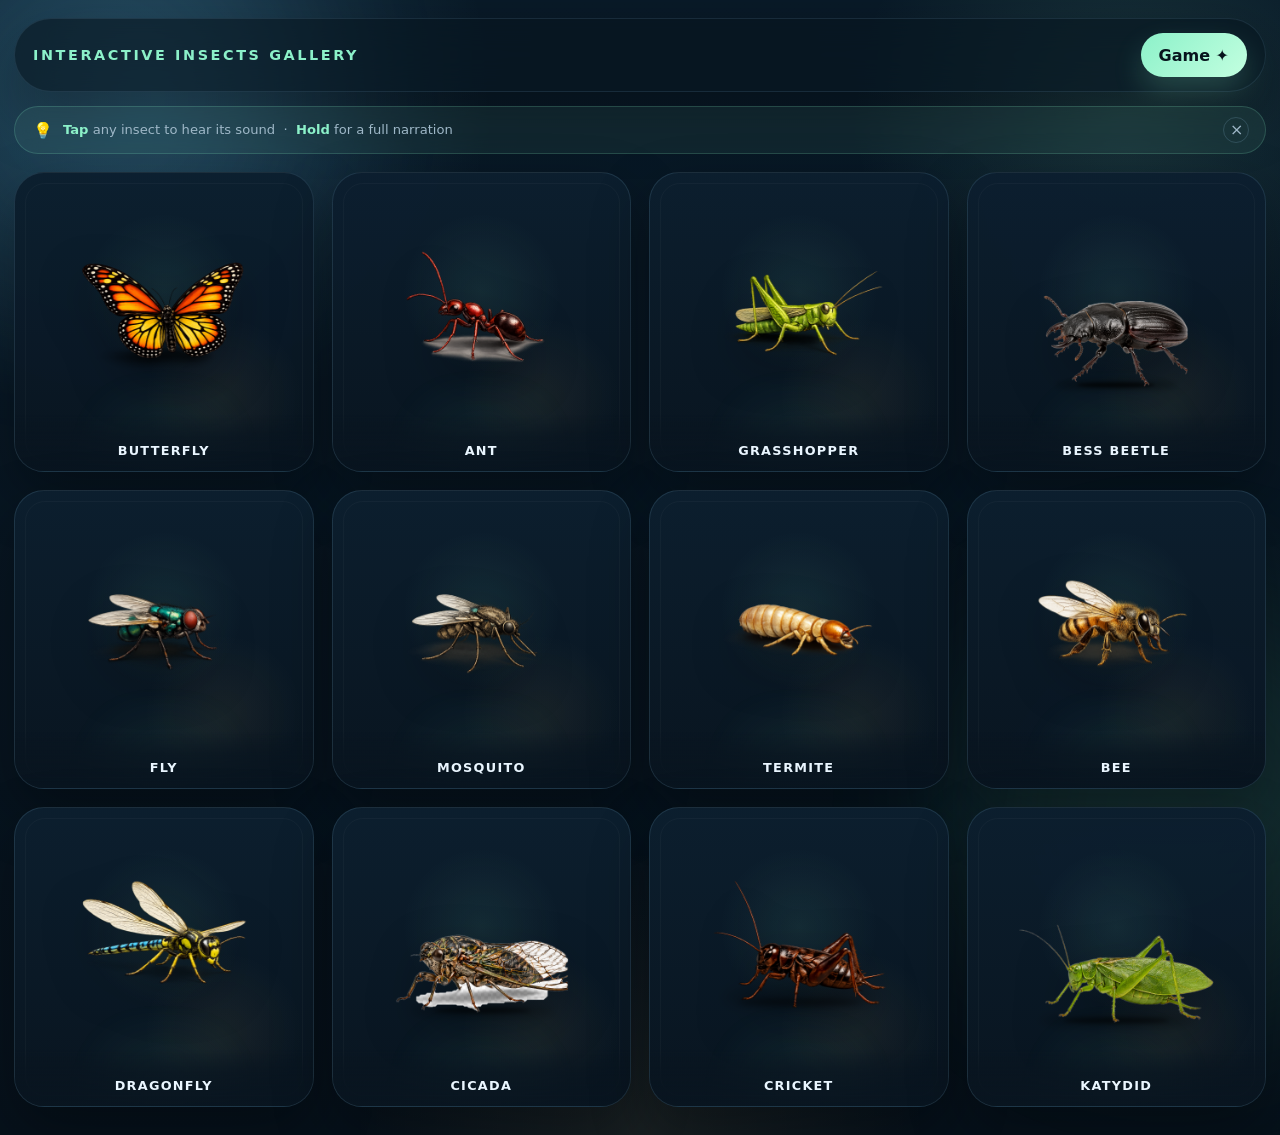
<file: index.html>
<!DOCTYPE html>
<html lang="en">
<head>
  <meta charset="UTF-8" />
  <meta name="viewport" content="width=device-width, initial-scale=1.0" />
  <title>Bio Lab Insects</title>
  <meta name="description" content="Interactive insect gallery for a university bio lab." />
  <link rel="stylesheet" href="css/styles.css" />
</head>
<body>
  <div class="app-shell">
    <header class="topbar">
      <div class="brand">Interactive Insects Gallery</div>

      <div class="topbar-actions">
        <a class="quiz-link" href="quiz.html">Game ✦</a>
      </div>
    </header>

    <main class="gallery-wrap">
      <div id="insect-grid" class="insect-grid" aria-label="Interactive insect gallery"></div>
    </main>
  </div>

  <div id="sr-status" class="sr-only" aria-live="polite"></div>

  <script src="js/insects.js"></script>
  <script src="js/app.js"></script>
</body>
</html>
</file>
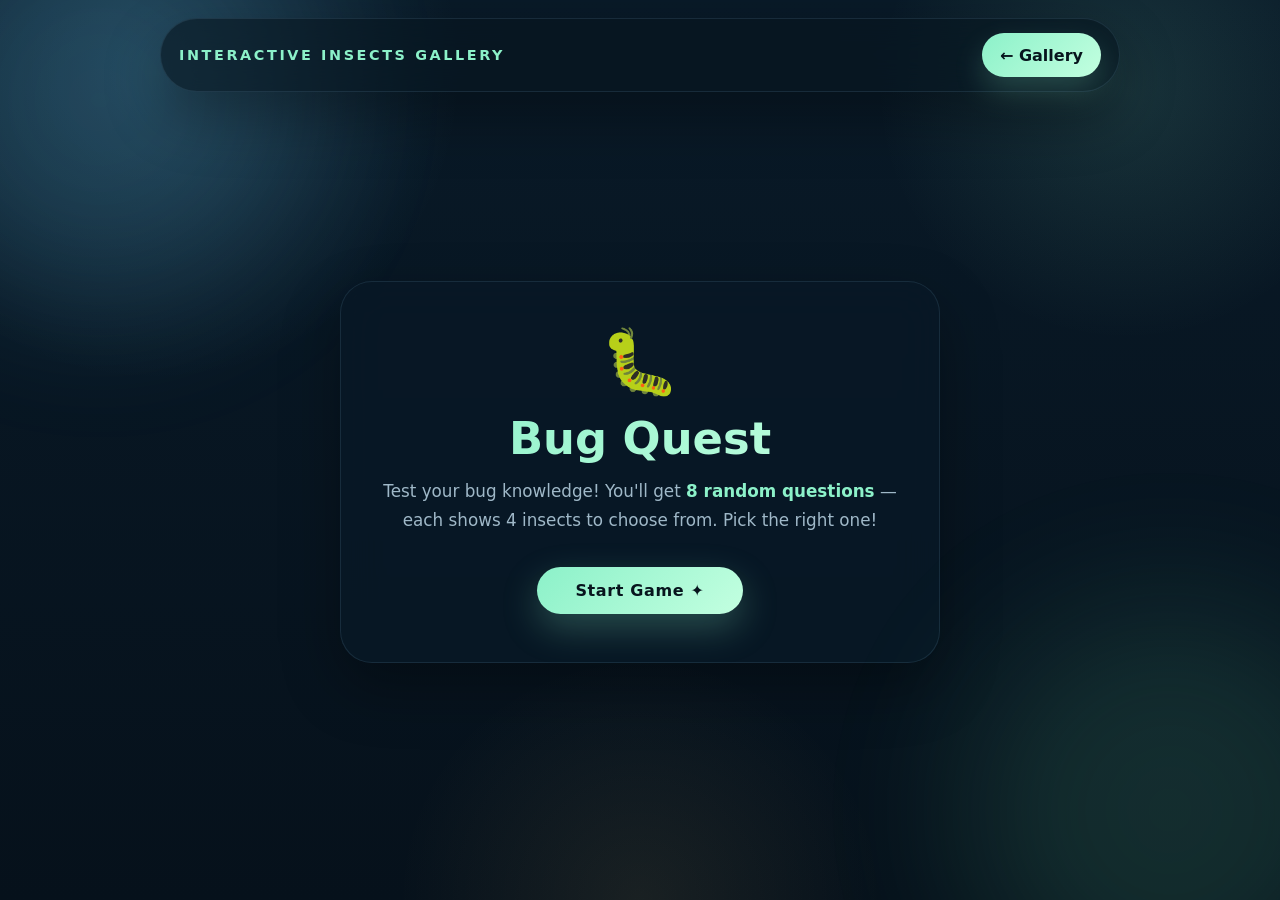
<file: quiz.html>
<!DOCTYPE html>
<html lang="en">
<head>
  <meta charset="UTF-8" />
  <meta name="viewport" content="width=device-width, initial-scale=1.0" />
  <title>Insect Quiz — Bio Lab</title>
  <link rel="stylesheet" href="css/styles.css" />
  <style>
    /* ── Layout shell ──────────────────────────────────── */
    .quiz-page {
      min-height: 100vh;
      display: flex;
      flex-direction: column;
      align-items: center;
      padding: 0 14px 48px;
    }

    /* ── Splash ────────────────────────────────────────── */
    #splash {
      flex: 1;
      display: flex;
      align-items: center;
      justify-content: center;
      width: 100%;
    }

    .splash-panel {
      width: min(600px, 100%);
      padding: 48px 42px;
      border-radius: 32px;
      text-align: center;
      background: rgba(8, 25, 38, 0.88);
      border: 1px solid var(--line);
      backdrop-filter: blur(22px);
      -webkit-backdrop-filter: blur(22px);
      box-shadow: var(--shadow);
      animation: fadeUp 0.5s ease both;
    }

    .splash-panel .emoji-big { font-size: 4rem; line-height: 1; margin-bottom: 18px; }

    .splash-panel h1 {
      margin: 0 0 12px;
      font-size: clamp(2rem, 5vw, 2.8rem);
      background: linear-gradient(135deg, var(--accent), #c3ffe0);
      -webkit-background-clip: text;
      background-clip: text;
      -webkit-text-fill-color: transparent;
    }

    .splash-panel p { margin: 0 0 32px; color: var(--muted); font-size: 1.05rem; line-height: 1.7; }

    .btn-start {
      display: inline-flex;
      align-items: center;
      gap: 10px;
      padding: 14px 38px;
      border-radius: 999px;
      border: none;
      font-family: inherit;
      font-size: 1rem;
      font-weight: 700;
      letter-spacing: 0.04em;
      cursor: pointer;
      color: #07141d;
      background: linear-gradient(135deg, var(--accent), #c3ffe0);
      box-shadow: 0 14px 36px rgba(140, 241, 201, 0.25);
      transition: transform 180ms ease, box-shadow 180ms ease;
    }
    .btn-start:hover { transform: translateY(-2px); box-shadow: 0 20px 44px rgba(140, 241, 201, 0.32); }

    /* ── Active quiz area ──────────────────────────────── */
    #quiz-area {
      display: none;
      width: min(960px, 100%);
      margin-top: 30px;
      animation: fadeUp 0.4s ease both;
    }

    /* Progress bar */
    .progress-wrap { display: flex; align-items: center; gap: 14px; margin-bottom: 22px; }

    .progress-track {
      flex: 1;
      height: 7px;
      background: rgba(143, 194, 226, 0.12);
      border-radius: 999px;
      overflow: hidden;
    }

    .progress-fill {
      height: 100%;
      background: linear-gradient(90deg, var(--accent), var(--accent-2));
      border-radius: 999px;
      transition: width 0.4s cubic-bezier(0.34, 1.56, 0.64, 1);
    }

    .progress-label {
      font-size: 0.82rem;
      font-weight: 700;
      letter-spacing: 0.1em;
      color: var(--muted);
      white-space: nowrap;
    }

    /* ── FIX 4 — Question card: better wrapping layout ── */
    .question-card {
      padding: 28px 32px 26px;
      border-radius: 28px;
      background: rgba(8, 25, 38, 0.88);
      border: 1px solid var(--line);
      backdrop-filter: blur(22px);
      -webkit-backdrop-filter: blur(22px);
      box-shadow: var(--shadow);
      margin-bottom: 22px;
      animation: fadeUp 0.35s ease both;
    }

    .q-meta {
      display: flex;
      align-items: flex-start; /* top-align so badge doesn't stretch on long text */
      gap: 12px;
      margin-bottom: 20px;
    }

    .q-badge {
      display: inline-flex;
      align-items: center;
      justify-content: center;
      width: 34px;
      height: 34px;
      border-radius: 50%;
      background: linear-gradient(135deg, var(--accent), #c3ffe0);
      color: #07141d;
      font-size: 0.82rem;
      font-weight: 800;
      flex-shrink: 0;
      margin-top: 2px; /* optical alignment with first text line */
    }

    .q-text {
      margin: 0;
      font-size: clamp(1rem, 2vw, 1.18rem);
      font-weight: 600;
      color: var(--text);
      line-height: 1.55;
    }

    /* ── Image choices grid ────────────────────────────── */
    .choices-grid {
      display: grid;
      grid-template-columns: repeat(4, 1fr);
      gap: 14px;
    }

    .choice-btn {
      position: relative;
      aspect-ratio: 1 / 1;
      display: flex;
      flex-direction: column;
      align-items: center;
      justify-content: flex-end;
      padding: 0 0 14px;
      overflow: hidden;
      border-radius: 22px;
      border: 2px solid rgba(143, 194, 226, 0.14);
      background:
        radial-gradient(circle at 50% 40%, rgba(140, 241, 201, 0.06), transparent 50%),
        linear-gradient(180deg, rgba(12, 31, 47, 0.98), rgba(9, 21, 32, 0.98));
      cursor: pointer;
      transition: transform 180ms ease, border-color 180ms ease, box-shadow 180ms ease;
      -webkit-user-select: none;
      user-select: none;
      isolation: isolate;
    }

    .choice-btn:hover:not(:disabled) {
      transform: translateY(-4px);
      border-color: var(--line-strong);
      box-shadow: 0 18px 40px rgba(0, 0, 0, 0.34);
    }

    .choice-btn:focus-visible {
      outline: 3px solid rgba(121, 215, 255, 0.5);
      outline-offset: 3px;
    }

    .choice-btn img {
      position: absolute;
      inset: 0;
      width: 100%;
      height: 100%;
      object-fit: contain;
      padding: 14px 14px 42px;
      pointer-events: none;
      transition: transform 200ms ease, filter 200ms ease;
      filter: drop-shadow(0 10px 16px rgba(0, 0, 0, 0.3));
    }

    .choice-btn:hover:not(:disabled) img { transform: scale(1.06); }

    /* FIX 1 (quiz) — insect name label sits in its own gradient area */
    .choice-label {
      position: relative;
      z-index: 2;
      width: 100%;
      padding: 0 6px;
      text-align: center;
      font-size: 0.75rem;
      font-weight: 700;
      letter-spacing: 0.06em;
      text-transform: uppercase;
      color: var(--muted);
      transition: color 180ms ease;
      white-space: nowrap;
      overflow: hidden;
      text-overflow: ellipsis;
    }

    .choice-btn:hover:not(:disabled) .choice-label { color: var(--text); }

    /* ── Feedback overlay ──────────────────────────────── */
    .feedback-overlay {
      position: absolute;
      inset: 0;
      display: flex;
      flex-direction: column;
      align-items: center;
      justify-content: center;
      gap: 8px;
      border-radius: 20px;
      opacity: 0;
      transition: opacity 0.2s ease;
      z-index: 5;
      padding: 12px;
    }

    .choice-btn.correct .feedback-overlay { background: rgba(14, 58, 34, 0.78); opacity: 1; }
    .choice-btn.wrong   .feedback-overlay { background: rgba(80, 12, 12, 0.78); opacity: 1; }

    .choice-btn.correct { border-color: rgba(140, 241, 201, 0.75); box-shadow: 0 0 0 1px rgba(140, 241, 201, 0.3), 0 18px 40px rgba(140, 241, 201, 0.18); }
    .choice-btn.wrong   { border-color: rgba(255, 80, 80, 0.65);   box-shadow: 0 0 0 1px rgba(255, 80, 80, 0.2),  0 18px 40px rgba(255, 60, 60, 0.14); }

    .choice-btn.dim { opacity: 0.32; }
    .choice-btn:disabled { cursor: default; }

    /* FIX 6 — Feedback icon + insect name label inside overlay */
    .feedback-icon {
      font-size: 2.4rem;
      line-height: 1;
      display: inline-block;
      animation: popIn 0.35s cubic-bezier(0.34, 1.56, 0.64, 1) both;
    }

    .feedback-name {
      font-size: 0.72rem;
      font-weight: 800;
      letter-spacing: 0.08em;
      text-transform: uppercase;
      color: rgba(255, 255, 255, 0.92);
      text-align: center;
      animation: fadeUp 0.3s ease 0.1s both;
      line-height: 1.3;
    }

    /* ── FIX 5 — Quiz controls: better spacing + min touch size ─ */
    .quiz-controls {
      display: flex;
      align-items: center;
      justify-content: flex-end;
      gap: 10px;
      margin-top: 6px;
    }

    .btn-ghost {
      display: inline-flex;
      align-items: center;
      justify-content: center;
      gap: 7px;
      min-height: 44px;          /* FIX 5: proper touch target */
      padding: 0 22px;
      border-radius: 999px;
      border: 1px solid var(--line-strong);
      background: transparent;
      font-family: inherit;
      font-size: 0.85rem;
      font-weight: 700;
      letter-spacing: 0.06em;
      color: var(--muted);
      cursor: pointer;
      transition: color 160ms ease, border-color 160ms ease, background 160ms ease;
    }

    .btn-ghost:hover { color: var(--text); border-color: rgba(143, 194, 226, 0.45); background: rgba(255, 255, 255, 0.04); }

    .btn-abort { color: rgba(255, 100, 100, 0.7); border-color: rgba(255, 80, 80, 0.22); }
    .btn-abort:hover { color: #ff7070; border-color: rgba(255, 80, 80, 0.5); background: rgba(255, 60, 60, 0.06); }

    /* Divider between controls */
    .controls-divider {
      width: 1px;
      height: 20px;
      background: var(--line-strong);
      flex-shrink: 0;
    }

    /* ── Results ───────────────────────────────────────── */
    #results {
      display: none;
      flex: 1;
      align-items: center;
      justify-content: center;
      width: 100%;
    }

    .results-panel {
      width: min(560px, 100%);
      padding: 48px 42px;
      border-radius: 32px;
      text-align: center;
      background: rgba(8, 25, 38, 0.88);
      border: 1px solid var(--line);
      backdrop-filter: blur(22px);
      -webkit-backdrop-filter: blur(22px);
      box-shadow: var(--shadow);
      animation: fadeUp 0.5s ease both;
    }

    /* FIX 7 — Score circle: JS sets inline style directly, not CSS var */
    .score-circle {
      width: 130px;
      height: 130px;
      border-radius: 50%;
      margin: 0 auto 24px;
      display: flex;
      flex-direction: column;
      align-items: center;
      justify-content: center;
      /* JS will set .style.background directly */
      background: conic-gradient(var(--accent) 0deg, rgba(143, 194, 226, 0.1) 0deg);
      box-shadow: 0 0 0 6px rgba(8, 25, 38, 0.88), 0 0 0 8px rgba(140, 241, 201, 0.14);
    }

    .score-circle-inner {
      width: 96px;
      height: 96px;
      border-radius: 50%;
      background: rgba(8, 25, 38, 0.98);
      display: flex;
      flex-direction: column;
      align-items: center;
      justify-content: center;
    }

    .score-number { font-size: 2rem; font-weight: 800; color: var(--accent); line-height: 1; }
    .score-total  { font-size: 0.78rem; color: var(--muted); letter-spacing: 0.06em; }

    .results-panel h2   { margin: 0 0 8px; font-size: 1.6rem; }
    .result-msg         { margin: 0 0 32px; color: var(--muted); line-height: 1.7; }

    .results-actions {
      display: flex;
      gap: 12px;
      justify-content: center;
      flex-wrap: wrap;
    }

    /* ── Abort modal ───────────────────────────────────── */
    #abort-modal {
      display: none;
      position: fixed;
      inset: 0;
      background: rgba(3, 10, 18, 0.78);
      backdrop-filter: blur(8px);
      -webkit-backdrop-filter: blur(8px);
      z-index: 100;
      align-items: center;
      justify-content: center;
    }

    #abort-modal.open { display: flex; }

    .modal-box {
      width: min(400px, calc(100% - 32px));
      padding: 36px 32px;
      border-radius: 28px;
      background: rgba(8, 25, 38, 0.96);
      border: 1px solid var(--line-strong);
      box-shadow: 0 40px 80px rgba(0, 0, 0, 0.5);
      text-align: center;
      animation: fadeUp 0.3s ease both;
    }

    .modal-box h3 { margin: 0 0 10px; font-size: 1.3rem; }
    .modal-box p  { margin: 0 0 28px; color: var(--muted); line-height: 1.6; }

    .modal-actions { display: flex; gap: 12px; justify-content: center; }

    .btn-danger {
      display: inline-flex;
      align-items: center;
      justify-content: center;
      min-height: 44px;
      padding: 0 26px;
      border-radius: 999px;
      border: none;
      font-family: inherit;
      font-size: 0.9rem;
      font-weight: 700;
      cursor: pointer;
      background: linear-gradient(135deg, #ff5252, #ff8080);
      color: #fff;
      box-shadow: 0 8px 24px rgba(255, 80, 80, 0.28);
      transition: transform 160ms ease;
    }
    .btn-danger:hover { transform: translateY(-1px); }

    /* ── Animations ────────────────────────────────────── */
    @keyframes fadeUp {
      from { opacity: 0; transform: translateY(18px); }
      to   { opacity: 1; transform: translateY(0); }
    }

    @keyframes popIn {
      0%   { transform: scale(0.5); opacity: 0; }
      60%  { transform: scale(1.2); }
      100% { transform: scale(1);   opacity: 1; }
    }

    /* ── FIX 4 responsive — better wrapping on all widths ─ */

    /* Large tablet / small desktop: still 4-col but slightly tighter */
    @media (max-width: 900px) {
      .question-card { padding: 24px 24px 22px; }
      .choices-grid  { gap: 12px; }
    }

    /* 7-inch tablet portrait / large phone landscape: 2×2 grid */
    @media (max-width: 680px) {
      .choices-grid { grid-template-columns: repeat(2, 1fr); gap: 12px; }
      .question-card { padding: 20px 16px 18px; }
      .q-text { font-size: 0.96rem; }
      .splash-panel, .results-panel { padding: 32px 22px; }
    }

    /* FIX 5 responsive — controls stack cleanly on very small screens */
    @media (max-width: 420px) {
      .quiz-controls { justify-content: space-between; }
      .controls-divider { display: none; }
      .btn-ghost { font-size: 0.8rem; padding: 0 16px; }
    }
  </style>
</head>
<body>
  <div class="quiz-page">

    <!-- Topbar -->
    <header class="topbar" style="width: min(960px,100%); margin-top: 18px; flex-shrink: 0;">
      <div class="brand">Interactive Insects Gallery</div>
      <div class="topbar-actions">
        <a class="back-link" href="index.html">← Gallery</a>
      </div>
    </header>

    <!-- Splash -->
    <div id="splash">
      <div class="splash-panel">
        <div class="emoji-big">🐛</div>
        <h1>Bug Quest</h1>
        <p>Test your bug knowledge! You'll get <strong style="color:var(--accent)">8 random questions</strong> — each shows 4 insects to choose from. Pick the right one!</p>
        <button class="btn-start" id="btn-start-quiz">Start Game ✦</button>
      </div>
    </div>

    <!-- Active quiz -->
    <div id="quiz-area">
      <div class="progress-wrap">
        <div class="progress-track">
          <div class="progress-fill" id="progress-fill" style="width:0%"></div>
        </div>
        <span class="progress-label" id="progress-label">1 / 8</span>
      </div>

      <div class="question-card" id="question-card"></div>

      <!-- FIX 5: divider between abort and restart; both have min-height 44px -->
      <div class="quiz-controls">
        <button class="btn-ghost btn-abort" id="btn-abort">⊘ Abort</button>
        <div class="controls-divider" aria-hidden="true"></div>
        <button class="btn-ghost" id="btn-restart">↺ Restart</button>
      </div>
    </div>

    <!-- Results -->
    <div id="results">
      <div class="results-panel">
        <div class="score-circle" id="score-circle">
          <div class="score-circle-inner">
            <div class="score-number" id="score-number">0</div>
            <div class="score-total">out of 8</div>
          </div>
        </div>
        <h2 id="results-title">Level Complete!</h2>
        <p class="result-msg" id="results-msg"></p>
        <div class="results-actions">
          <button class="btn-start" id="btn-play-again">Play Again ↺</button>
          <a class="btn-ghost" href="index.html"
             style="text-decoration:none; min-height:44px; display:inline-flex; align-items:center;">
            ← Gallery
          </a>
        </div>
      </div>
    </div>

  </div><!-- .quiz-page -->

  <!-- Abort confirmation modal -->
  <div id="abort-modal" role="dialog" aria-modal="true" aria-labelledby="abort-title">
    <div class="modal-box">
      <h3 id="abort-title">Quit the Game?</h3>
      <p>Your progress will be lost. Are you sure you want to abort?</p>
      <div class="modal-actions">
        <button class="btn-ghost" id="btn-abort-cancel">Keep Playing</button>
        <button class="btn-danger" id="btn-abort-confirm">Yes, Quit</button>
      </div>
    </div>
  </div>

  <div id="sr-status" class="sr-only" aria-live="polite"></div>

  <script src="js/insects.js"></script>
  <script src="js/quiz.js"></script>
</body>
</html>
</file>
<file: css/styles.css>
:root {
  --bg-1: #06111b;
  --bg-2: #091a28;
  --panel: rgba(10, 28, 43, 0.82);
  --panel-2: rgba(13, 35, 52, 0.96);
  --line: rgba(143, 194, 226, 0.12);
  --line-strong: rgba(143, 194, 226, 0.28);
  --text: #eaf6ff;
  --muted: #9fb8c8;
  --accent: #8cf1c9;
  --accent-2: #ffd67a;
  --shadow: 0 24px 60px rgba(0, 0, 0, 0.32);
  --radius-xl: 30px;
  --radius-lg: 26px;
  --radius-md: 20px;
}

* {
  box-sizing: border-box;
}

html {
  scroll-behavior: smooth;
}

body {
  margin: 0;
  min-height: 100vh;
  font-family: Inter, ui-sans-serif, system-ui, -apple-system, BlinkMacSystemFont, "Segoe UI", sans-serif;
  color: var(--text);
  background:
    radial-gradient(circle at 12% 8%, rgba(121, 215, 255, 0.18), transparent 22%),
    radial-gradient(circle at 88% 10%, rgba(140, 241, 201, 0.12), transparent 18%),
    radial-gradient(circle at 50% 100%, rgba(255, 214, 122, 0.08), transparent 22%),
    linear-gradient(180deg, var(--bg-2) 0%, var(--bg-1) 100%);
}

body::before,
body::after {
  content: "";
  position: fixed;
  inset: auto;
  width: 34vw;
  height: 34vw;
  max-width: 420px;
  max-height: 420px;
  border-radius: 50%;
  filter: blur(78px);
  opacity: 0.12;
  pointer-events: none;
  z-index: 0;
}

body::before {
  top: -110px;
  left: -110px;
  background: #69d1ff;
}

body::after {
  right: -100px;
  bottom: -120px;
  background: #72f2b5;
}

.app-shell {
  position: relative;
  z-index: 1;
  width: min(1400px, calc(100% - 28px));
  margin: 0 auto;
  padding: 18px 0 28px;
}

.topbar {
  display: flex;
  justify-content: space-between;
  align-items: center;
  gap: 16px;
  padding: 14px 18px;
  border-radius: 999px;
  background: rgba(7, 21, 32, 0.62);
  border: 1px solid var(--line);
  backdrop-filter: blur(18px);
  -webkit-backdrop-filter: blur(18px);
  box-shadow: var(--shadow);
}

.brand {
  font-size: 0.9rem;
  font-weight: 700;
  letter-spacing: 0.18em;
  text-transform: uppercase;
  color: var(--accent);
  white-space: nowrap;
}

.quiz-link,
.back-link {
  display: inline-flex;
  align-items: center;
  justify-content: center;
  min-height: 44px;
  padding: 0 18px;
  border-radius: 999px;
  text-decoration: none;
  font-weight: 700;
  color: #07141d;
  background: linear-gradient(135deg, var(--accent), #c3ffe0);
  box-shadow: 0 14px 30px rgba(140, 241, 201, 0.2);
  transition: transform 180ms ease, box-shadow 180ms ease;
}

.quiz-link:hover,
.back-link:hover {
  transform: translateY(-1px);
}

.gallery-wrap {
  margin-top: 18px;
}

.insect-grid {
  display: grid;
  grid-template-columns: repeat(4, minmax(0, 1fr));
  gap: 18px;
}

.insect-card {
  position: relative;
  aspect-ratio: 1 / 1;
  display: grid;
  place-items: center;
  padding: 16px;
  overflow: hidden;
  border-radius: var(--radius-xl);
  border: 1px solid rgba(143, 194, 226, 0.14);
  background:
    radial-gradient(circle at 50% 40%, rgba(140, 241, 201, 0.08), transparent 34%),
    radial-gradient(circle at 70% 75%, rgba(255, 214, 122, 0.06), transparent 26%),
    linear-gradient(180deg, rgba(12, 31, 47, 0.98), rgba(9, 21, 32, 0.98));
  box-shadow: var(--shadow);
  cursor: pointer;
  transition: transform 180ms ease, border-color 180ms ease, box-shadow 180ms ease, opacity 180ms ease;
  isolation: isolate;
  touch-action: manipulation;
  -webkit-user-select: none;
  user-select: none;
  -webkit-touch-callout: none;
}

.insect-card::before {
  content: "";
  position: absolute;
  inset: 10px;
  border-radius: calc(var(--radius-xl) - 10px);
  border: 1px solid rgba(255, 255, 255, 0.03);
  pointer-events: none;
}

.insect-card::after {
  content: "";
  position: absolute;
  inset: auto 12% -18% 12%;
  height: 46%;
  background: radial-gradient(circle, rgba(140, 241, 201, 0.1), transparent 70%);
  filter: blur(18px);
  pointer-events: none;
  opacity: 0.8;
}

.insect-card:hover {
  transform: translateY(-4px);
  border-color: var(--line-strong);
  box-shadow: 0 28px 60px rgba(0, 0, 0, 0.36);
}

.insect-card:focus-visible {
  outline: 3px solid rgba(121, 215, 255, 0.5);
  outline-offset: 3px;
}

.insect-card.is-active {
  border-color: rgba(255, 214, 122, 0.74);
  box-shadow: 0 26px 70px rgba(255, 214, 122, 0.18);
}

.insect-card.is-holding .hold-meter::after {
  transform: scaleX(1);
}

.insect-card.is-busy {
  opacity: 0.34;
  cursor: not-allowed;
}

.card-media {
  position: absolute;
  inset: 0;
  z-index: 1;
  display: flex;
  align-items: center;
  justify-content: center;
}

.card-media img {
  max-width: 110%;
  max-height: 110%;
  width: auto;
  height: auto;
  object-fit: contain;
  filter: drop-shadow(0 18px 24px rgba(0, 0, 0, 0.28));
  transition: transform 220ms ease, filter 220ms ease;
  transform: translateZ(0);
  pointer-events: none;
  -webkit-user-drag: none;
  user-select: none;
}

.insect-card:hover .card-media img,
.insect-card.is-active .card-media img {
  transform: scale(1.03) translateY(-2px);
  filter: drop-shadow(0 26px 32px rgba(0, 0, 0, 0.36));
}

.hold-meter {
  position: absolute;
  left: 20px;
  right: 20px;
  bottom: 18px;
  height: 4px;
  border-radius: 999px;
  overflow: hidden;
  background: rgba(255, 255, 255, 0.06);
}

.hold-meter::after {
  content: "";
  position: absolute;
  inset: 0;
  transform-origin: left center;
  transform: scaleX(0);
  transition: transform 2s linear;
  background: linear-gradient(90deg, var(--accent), var(--accent-2));
}

.quiz-page {
  min-height: 100vh;
  display: grid;
  place-items: center;
  padding: 24px;
}

.quiz-panel {
  width: min(680px, 100%);
  padding: 36px;
  border-radius: 32px;
  text-align: center;
  background: rgba(8, 25, 38, 0.84);
  border: 1px solid var(--line);
  backdrop-filter: blur(18px);
  box-shadow: var(--shadow);
}

.quiz-panel h1 {
  margin: 0 0 10px;
  font-size: clamp(2rem, 5vw, 3rem);
}

.quiz-panel p {
  margin: 0;
  color: var(--muted);
  line-height: 1.7;
}

.quiz-actions {
  margin-top: 22px;
  display: flex;
  justify-content: center;
}

.sr-only {
  position: absolute;
  width: 1px;
  height: 1px;
  padding: 0;
  margin: -1px;
  overflow: hidden;
  clip: rect(0, 0, 0, 0);
  white-space: nowrap;
  border: 0;
}

.card-close {
  position: absolute;
  top: 12px;
  right: 12px;
  z-index: 3;
  width: 34px;
  height: 34px;
  border: 1px solid rgba(255, 255, 255, 0.14);
  border-radius: 999px;
  background: rgba(5, 14, 22, 0.82);
  color: var(--text);
  font: inherit;
  font-size: 22px;
  line-height: 1;
  display: grid;
  place-items: center;
  cursor: pointer;
  opacity: 0;
  pointer-events: none;
  transform: scale(0.9);
  transition: opacity 160ms ease, transform 160ms ease, background 160ms ease, border-color 160ms ease;
  backdrop-filter: blur(10px);
  -webkit-backdrop-filter: blur(10px);
}

.insect-card.is-narrating .card-close {
  opacity: 1;
  pointer-events: auto;
  transform: scale(1);
}

.card-close:hover {
  background: rgba(12, 24, 36, 0.96);
  border-color: rgba(255, 255, 255, 0.24);
}

.insect-card.is-narrating {
  border-color: rgba(140, 241, 201, 0.5) !important;
  box-shadow: 0 0 24px rgba(140, 241, 201, 0.2) !important;
  opacity: 1 !important;
}

@media (max-width: 760px) {
  .card-close {
    top: 10px;
    right: 10px;
    width: 32px;
    height: 32px;
    font-size: 20px;
  }
}
@media (hover: none) and (pointer: coarse) {
  .insect-card:hover {
    transform: none;
    border-color: rgba(143, 194, 226, 0.14);
    box-shadow: var(--shadow);
  }

  .insect-card:hover .card-media img {
    transform: translateZ(0);
    filter: drop-shadow(0 18px 24px rgba(0, 0, 0, 0.28));
  }
}

@media (max-width: 1100px) {
  .insect-grid {
    grid-template-columns: repeat(3, minmax(0, 1fr));
  }
}

@media (max-width: 760px) {
  .app-shell {
    width: min(100% - 18px, 100%);
  }

  .topbar {
    padding: 12px 14px;
  }

  .brand {
    font-size: 0.76rem;
    letter-spacing: 0.14em;
  }

  .insect-grid {
    grid-template-columns: repeat(2, minmax(0, 1fr));
    gap: 14px;
  }

  .insect-card {
    padding: 10px;
    border-radius: 22px;
  }

  .card-media {
    padding: 10px;
  }

  .hold-meter {
    left: 14px;
    right: 14px;
    bottom: 12px;
  }

  .quiz-panel {
    padding: 28px 22px;
  }
}
/* ════════════════════════════════════════════════════════
   FIX 1 — Insect name label on gallery cards
   ════════════════════════════════════════════════════════ */
.card-name {
  position: absolute;
  bottom: 0;
  left: 0;
  right: 0;
  z-index: 2;
  padding: 28px 14px 13px;
  text-align: center;
  font-size: 0.8rem;
  font-weight: 700;
  letter-spacing: 0.1em;
  text-transform: uppercase;
  color: var(--text);
  /* Gradient fade from transparent to card background */
  background: linear-gradient(
    to bottom,
    transparent 0%,
    rgba(9, 21, 32, 0.72) 40%,
    rgba(9, 21, 32, 0.96) 100%
  );
  pointer-events: none;
  /* Slide up gently on hover */
  transition: opacity 200ms ease;
}

/* Slightly brighter name on hover / active */
.insect-card:hover .card-name,
.insect-card.is-active .card-name {
  color: var(--accent);
}

/* ════════════════════════════════════════════════════════
   FIX 2 — Onboarding hint banner
   ════════════════════════════════════════════════════════ */
.hint-banner {
  margin-top: 14px;
  border-radius: 999px;
  background: rgba(140, 241, 201, 0.07);
  border: 1px solid rgba(140, 241, 201, 0.18);
  backdrop-filter: blur(12px);
  -webkit-backdrop-filter: blur(12px);
  overflow: hidden;
  animation: hintSlideIn 0.45s cubic-bezier(0.34, 1.56, 0.64, 1) both;
}

.hint-hiding {
  animation: hintSlideOut 0.32s ease forwards !important;
}

@keyframes hintSlideIn {
  from { opacity: 0; transform: translateY(-10px); max-height: 0; }
  to   { opacity: 1; transform: translateY(0);     max-height: 80px; }
}

@keyframes hintSlideOut {
  from { opacity: 1; max-height: 80px; }
  to   { opacity: 0; max-height: 0;    }
}

.hint-inner {
  display: flex;
  align-items: center;
  gap: 10px;
  padding: 10px 16px 10px 18px;
}

.hint-icon {
  font-size: 1rem;
  flex-shrink: 0;
}

.hint-text {
  flex: 1;
  font-size: 0.82rem;
  color: var(--muted);
  line-height: 1.4;
}

.hint-text strong {
  color: var(--accent);
  font-weight: 700;
}

.hint-close {
  flex-shrink: 0;
  width: 26px;
  height: 26px;
  border-radius: 50%;
  border: 1px solid rgba(143, 194, 226, 0.2);
  background: transparent;
  color: var(--muted);
  font-size: 16px;
  line-height: 1;
  display: grid;
  place-items: center;
  cursor: pointer;
  transition: background 150ms ease, color 150ms ease;
  font-family: inherit;
}

.hint-close:hover {
  background: rgba(255, 255, 255, 0.07);
  color: var(--text);
}

/* ════════════════════════════════════════════════════════
   FIX 3 — Improved hold-meter (taller + more visible)
   ════════════════════════════════════════════════════════ */

/* Override existing hold-meter */
.hold-meter {
  position: absolute;
  left: 14px;
  right: 14px;
  bottom: 46px; /* sit above the name label */
  height: 5px;
  border-radius: 999px;
  overflow: hidden;
  background: rgba(255, 255, 255, 0.08);
  opacity: 0;
  transition: opacity 200ms ease;
}

/* Only visible while holding */
.insect-card.is-holding .hold-meter {
  opacity: 1;
}

.hold-meter-fill {
  position: absolute;
  inset: 0;
  transform-origin: left center;
  transform: scaleX(0);
  background: linear-gradient(90deg, var(--accent), var(--accent-2));
  border-radius: 999px;
}

.insect-card.is-holding .hold-meter-fill {
  transform: scaleX(1);
  transition: transform 2s linear;
}

/* Remove old ::after approach (now using .hold-meter-fill div) */
.hold-meter::after {
  display: none;
}

/* ════════════════════════════════════════════════════════
   Responsive adjustments for new elements
   ════════════════════════════════════════════════════════ */
@media (max-width: 760px) {
  .card-name {
    font-size: 0.72rem;
    padding: 22px 10px 10px;
  }

  .hold-meter {
    left: 10px;
    right: 10px;
    bottom: 40px;
    height: 4px;
  }

  .hint-text {
    font-size: 0.76rem;
  }
}

@media (max-width: 480px) {
  .hint-banner {
    border-radius: 16px;
  }

  .hint-inner {
    padding: 10px 12px;
    gap: 8px;
  }
}
</file>
